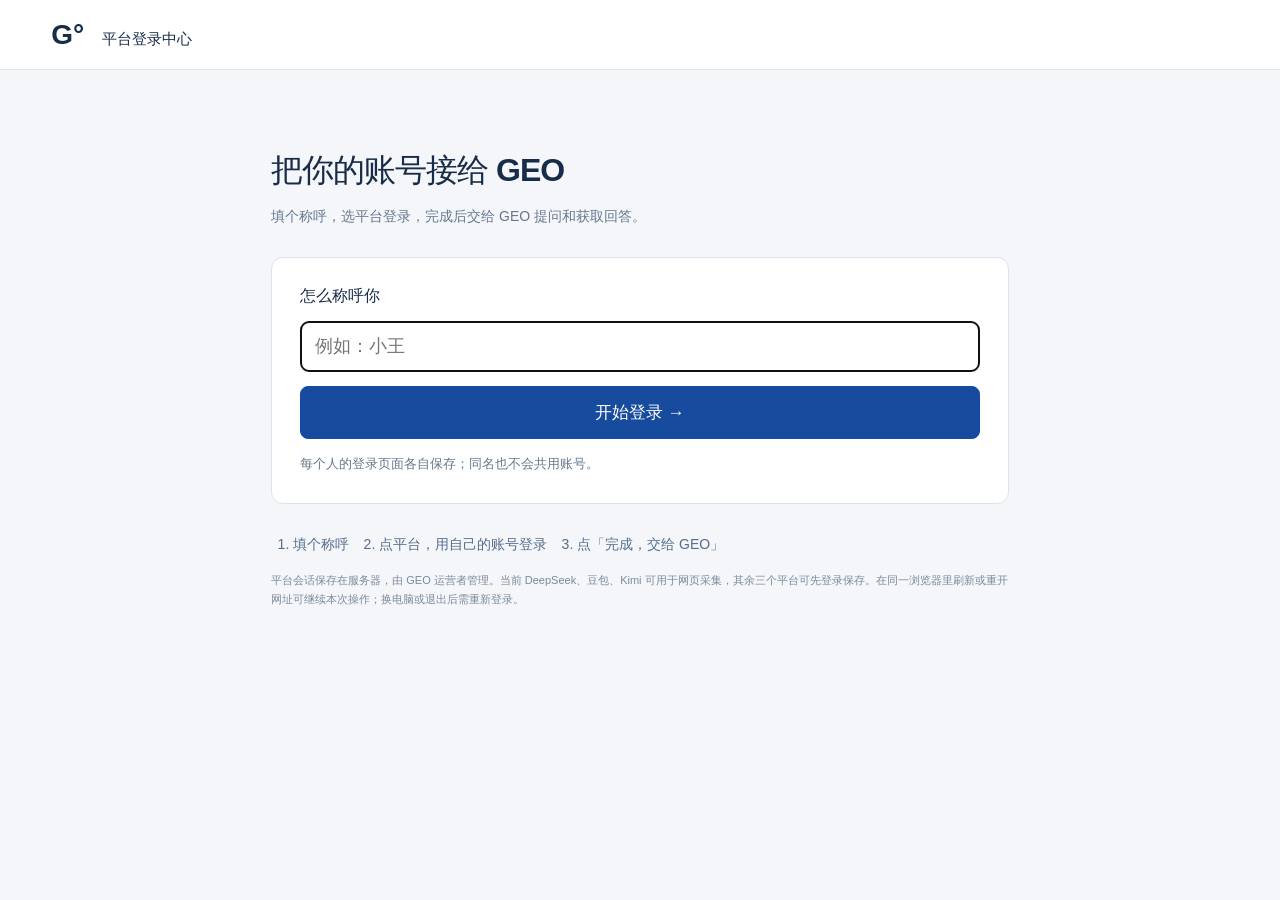
<file: static/guest-access.html>
<!doctype html>
<html lang="zh-CN">
<head>
  <meta charset="utf-8"><meta name="viewport" content="width=device-width,initial-scale=1">
  <title>平台登录中心</title>
  <link rel="stylesheet" href="/static/login.css">
  <script defer src="/static/guest-access.js"></script>
</head>
<body>
  <header><span class="brand">G° <span>平台登录中心</span></span></header>
  <main class="entrance">
    <div class="heading"><div><h1>把你的账号接给 GEO</h1><p>填个称呼，选平台登录，完成后交给 GEO 提问和获取回答。</p></div></div>
    <form id="start-form" class="start-card">
      <label for="participant-name">怎么称呼你</label>
      <input id="participant-name" name="name" type="text" maxlength="40" autocomplete="off" placeholder="例如：小王" required autofocus>
      <button type="submit" class="primary" id="start-button">开始登录 →</button>
      <p id="access-message" role="status">每个人的登录页面各自保存；同名也不会共用账号。</p>
    </form>
    <ol class="entry-steps"><li>填个称呼</li><li>点平台，用自己的账号登录</li><li>点「完成，交给 GEO」</li></ol>
    <p class="privacy">平台会话保存在服务器，由 GEO 运营者管理。当前 DeepSeek、豆包、Kimi 可用于网页采集，其余三个平台可先登录保存。在同一浏览器里刷新或重开网址可继续本次操作；换电脑或退出后需重新登录。</p>
  </main>
</body>
</html>
</file>
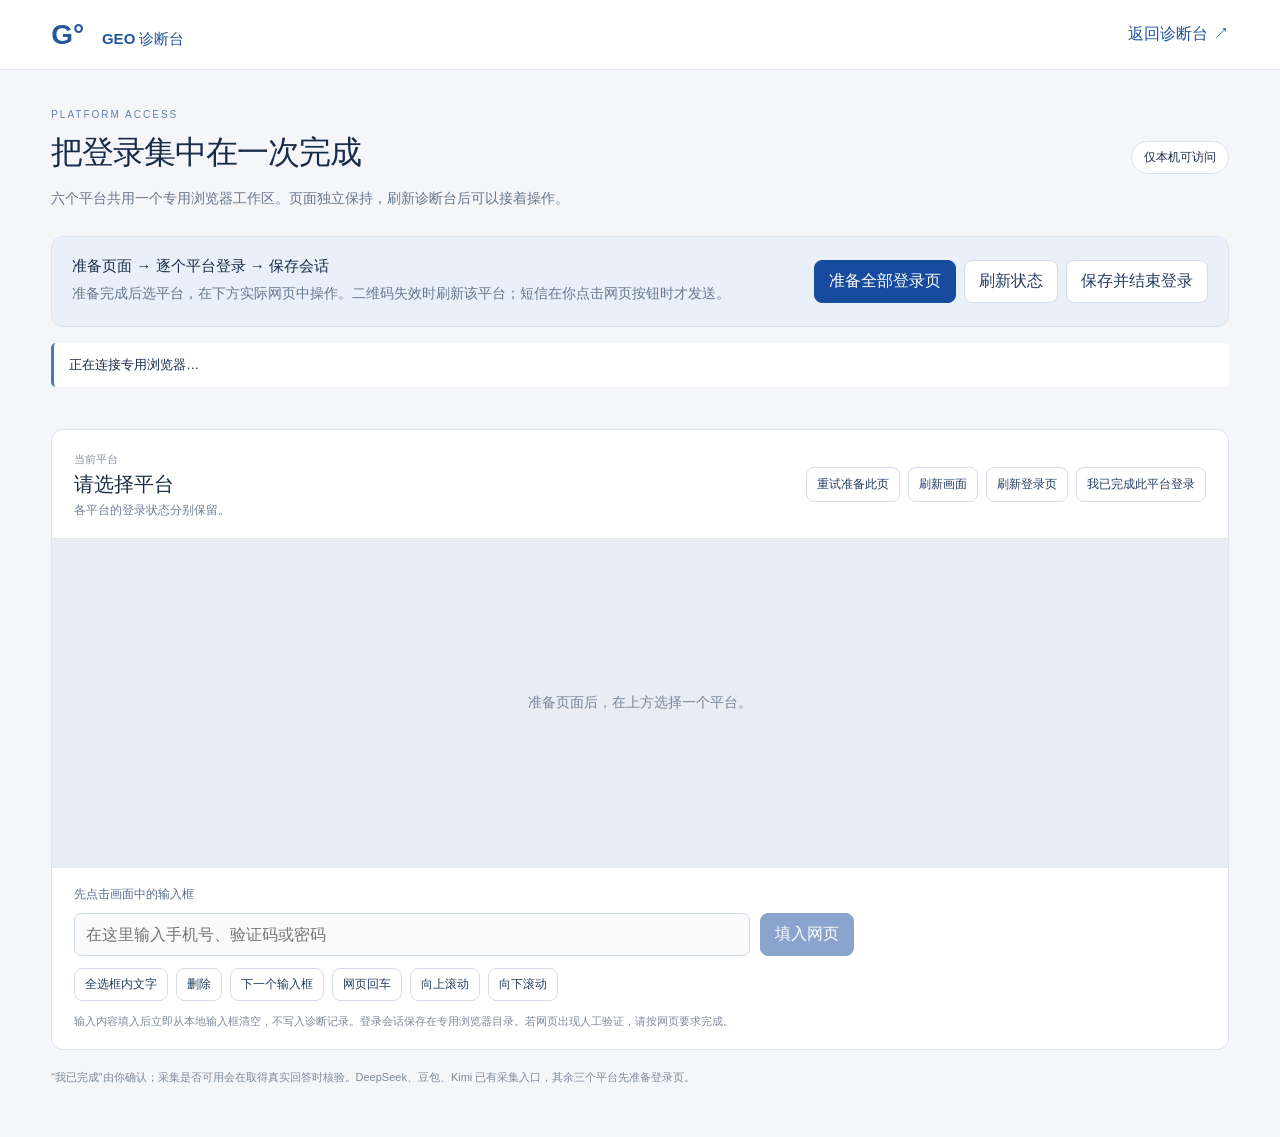
<file: static/login.html>
<!doctype html>
<html lang="zh-CN">
<head>
  <meta charset="utf-8">
  <meta name="viewport" content="width=device-width,initial-scale=1">
  <meta name="login-token" content="__LOGIN_TOKEN__">
  <script type="application/json" id="platform-catalog">__LOGIN_SITES__</script>
  <script type="application/json" id="portal-config">__LOGIN_CONFIG__</script>
  <title>平台登录中心 · GEO 诊断台</title>
  <link rel="stylesheet" href="/static/login.css">
  <script defer src="/static/login.js"></script>
</head>
<body>
  <header><a class="brand" id="portal-brand" href="/">G° <span>GEO 诊断台</span></a><a id="portal-home" href="/">返回诊断台 ↗</a><button id="logout" hidden>退出此入口</button></header>
  <main>
    <section id="collection-consent" class="consent" hidden>
      <div><strong id="collection-consent-title">GEO 使用权限</strong><p id="collection-consent-note"></p></div>
      <button id="collection-consent-toggle"></button>
    </section>
    <div class="heading"><div><small>PLATFORM ACCESS</small><h1>把登录集中在一次完成</h1><p id="portal-description">六个平台共用一个专用浏览器工作区。页面独立保持，刷新诊断台后可以接着操作。</p></div><span id="portal-location" class="local">仅本机可访问</span></div>
    <section class="setup">
      <div><strong id="setup-title">准备页面 → 逐个平台登录 → 保存会话</strong><p id="setup-description">准备完成后选平台，在下方实际网页中操作。二维码失效时刷新该平台；短信在你点击网页按钮时才发送。</p></div>
      <div class="buttons"><button id="prepare" class="primary">准备全部登录页</button><button id="status">刷新状态</button><button id="finish">保存并结束登录</button></div>
    </section>
    <div id="notice" role="status">正在连接专用浏览器…</div>
    <section id="platforms" class="platforms" aria-label="平台列表"></section>
    <section class="workspace" id="login-workspace">
      <div class="workspace-head"><div><small>当前平台</small><h2 id="platform-title">请选择平台</h2><p id="page-note">各平台的登录状态分别保留。</p></div><div class="buttons"><button id="retry">重试准备此页</button><button id="snapshot">刷新画面</button><button id="reload">刷新登录页</button><button id="confirmed">我已完成此平台登录</button></div></div>
      <div class="screen-wrap" id="screen-wrap"><div id="placeholder">准备页面后，在上方选择一个平台。</div><img id="screen" alt="平台实际登录页面" hidden></div>
      <div class="controls">
        <div class="focus" id="focus">先点击画面中的输入框</div>
        <form id="type-form"><label class="sr-only" for="entry">输入到选中的网页输入框</label><input id="entry" type="password" autocomplete="off" placeholder="在这里输入手机号、验证码或密码" maxlength="300" disabled><button id="type-submit" class="primary" disabled>填入网页</button></form>
        <div class="buttons key-buttons"><button data-key="SELECT_ALL">全选框内文字</button><button data-key="BACKSPACE">删除</button><button data-key="TAB">下一个输入框</button><button data-key="ENTER">网页回车</button><button data-scroll="-500">向上滚动</button><button data-scroll="500">向下滚动</button></div>
        <p class="privacy" id="portal-privacy">输入内容填入后立即从本地输入框清空，不写入诊断记录。登录会话保存在专用浏览器目录。若网页出现人工验证，请按网页要求完成。</p>
      </div>
    </section>
    <footer id="portal-footer">“我已完成”由你确认；采集是否可用会在取得真实回答时核验。DeepSeek、豆包、Kimi 已有采集入口，其余三个平台先准备登录页。</footer>
  </main>
</body>
</html>
</file>
<file: static/login.css>
:root{font-family:"Segoe UI","Microsoft YaHei",sans-serif;color:#172c48;background:#f4f6f9;font-synthesis:none}*{box-sizing:border-box}body{margin:0}button,input{font:inherit}button,a{ -webkit-tap-highlight-color:transparent}button{border:1px solid #d4ddea;background:#fff;padding:10px 14px;border-radius:8px;color:#233d60;cursor:pointer}button:hover{border-color:#2267df;background:#f4f8ff}button:disabled{opacity:.5;cursor:wait}.primary{background:#174b9d;color:white;border-color:#174b9d}.primary:hover{background:#113d82;color:white}a{color:#24579b;text-decoration:none}header{height:70px;background:#fff;border-bottom:1px solid #e0e6ee;display:flex;align-items:center;justify-content:space-between;padding:0 4vw}.brand{font-size:28px;font-weight:800}.brand span{font-size:15px;margin-left:10px}main{max-width:1530px;margin:auto;padding:34px 4vw 50px}.heading{display:flex;justify-content:space-between;align-items:center;gap:20px}.heading small{font-size:10px;letter-spacing:2px;color:#6381a7}.heading h1{font-size:32px;letter-spacing:-1px;margin:9px 0 12px}.heading p,.setup p{font-size:14px;line-height:1.7;color:#66778e;margin:0}.local{font-size:12px;border:1px solid #d9e4ed;background:#fff;border-radius:20px;padding:7px 12px;white-space:nowrap}.setup{background:#eaf0f9;border:1px solid #d9e4f1;border-radius:12px;padding:20px;display:flex;justify-content:space-between;align-items:center;gap:25px;margin:25px 0 16px}.setup strong{font-size:15px}.setup p{margin-top:6px;max-width:680px}.consent{display:flex;align-items:center;justify-content:space-between;gap:20px;padding:16px 20px;margin:0 0 22px;background:#fff7e8;border:1px solid #ecd6a8;border-radius:10px}.consent[hidden]{display:none}.consent p{margin:6px 0 0;font-size:13px;line-height:1.6;color:#6d5a38}.buttons{display:flex;gap:8px;flex-wrap:wrap}#notice{font-size:13px;padding:12px 15px;background:#fff;border-left:3px solid #477ab9;line-height:1.6;border-radius:5px;margin-bottom:18px}#notice.error{background:#fff4ef;border-color:#c87a31;color:#7f491f}.platforms{display:grid;grid-template-columns:repeat(6,1fr);gap:10px;margin-bottom:24px}.platform{padding:16px 13px;background:#fff;text-align:left;border:1px solid #dce3ed;border-radius:10px;min-height:132px}.platform.selected{border:2px solid #1956b0;padding:15px 12px;box-shadow:0 3px 14px #174b9d13}.platform strong{display:block;font-size:16px;margin-bottom:13px}.platform .badge{display:inline-block;font-size:11px;line-height:1.5;background:#eef3f9;border-radius:4px;padding:3px 6px;color:#4d6788}.platform .badge.good{background:#e5f4ed;color:#23704f}.platform .badge.warn{background:#fff1dc;color:#946019}.platform small{display:block;font-size:10px;color:#718097;margin-top:9px}.workspace{background:white;border:1px solid #dce3ed;border-radius:12px;overflow:hidden}.workspace-head{padding:19px 22px;display:flex;justify-content:space-between;align-items:center;gap:16px}.workspace-head small{font-size:11px;color:#8593a5}.workspace-head h2{font-size:20px;margin:4px 0}.workspace-head p{font-size:12px;color:#6e8096;margin:0}.workspace-head button{font-size:12px;padding:8px 10px}.screen-wrap{background:#e8edf3;min-height:330px;display:flex;justify-content:center;align-items:center;border-top:1px solid #e3e9f0;border-bottom:1px solid #e3e9f0;overflow:hidden}#placeholder{padding:60px 20px;color:#76859b;font-size:14px;text-align:center}#screen{width:100%;height:auto;display:block;cursor:crosshair}#screen[hidden]{display:none}.controls{padding:18px 22px}.focus{font-size:12px;color:#556d8c;margin-bottom:10px}#type-form{display:flex;gap:10px;max-width:780px}#entry{width:100%;border:1px solid #cdd9e7;border-radius:7px;padding:11px;min-width:0}#entry:focus{outline:2px solid #c2d9fb}#type-submit{white-space:nowrap}.key-buttons{margin-top:12px}.key-buttons button{font-size:12px;padding:7px 10px}.privacy,footer{font-size:11px;color:#7b899c;line-height:1.7}.privacy{margin-bottom:0}footer{margin-top:18px}.sr-only{position:absolute;width:1px;height:1px;overflow:hidden;clip:rect(0,0,0,0)}@media(max-width:1050px){.platforms{grid-template-columns:repeat(3,1fr)}.setup,.workspace-head{align-items:flex-start;flex-direction:column}.heading h1{font-size:27px}}@media(max-width:620px){main{padding:25px 15px}.heading{align-items:flex-start;flex-direction:column}.platforms{grid-template-columns:repeat(2,1fr)}.workspace-head{padding:16px}.controls{padding:16px}#type-form{flex-wrap:wrap}#type-submit{width:100%}}
.entrance{max-width:840px;padding-top:70px}.start-card{display:flex;flex-direction:column;gap:14px;background:white;padding:28px;border:1px solid #dce3ed;border-radius:12px;margin:28px 0}.start-card label{font-weight:600}.start-card input{padding:14px;border:1px solid #cdd9e7;border-radius:8px;font-size:18px}.start-card button{padding:14px;font-size:17px}.start-card p{font-size:13px;line-height:1.7;color:#66778e;margin:0}.entry-steps{display:flex;gap:30px;flex-wrap:wrap;padding-left:22px;font-size:14px;color:#556d8c;line-height:1.8}button[hidden]{display:none}
</file>
